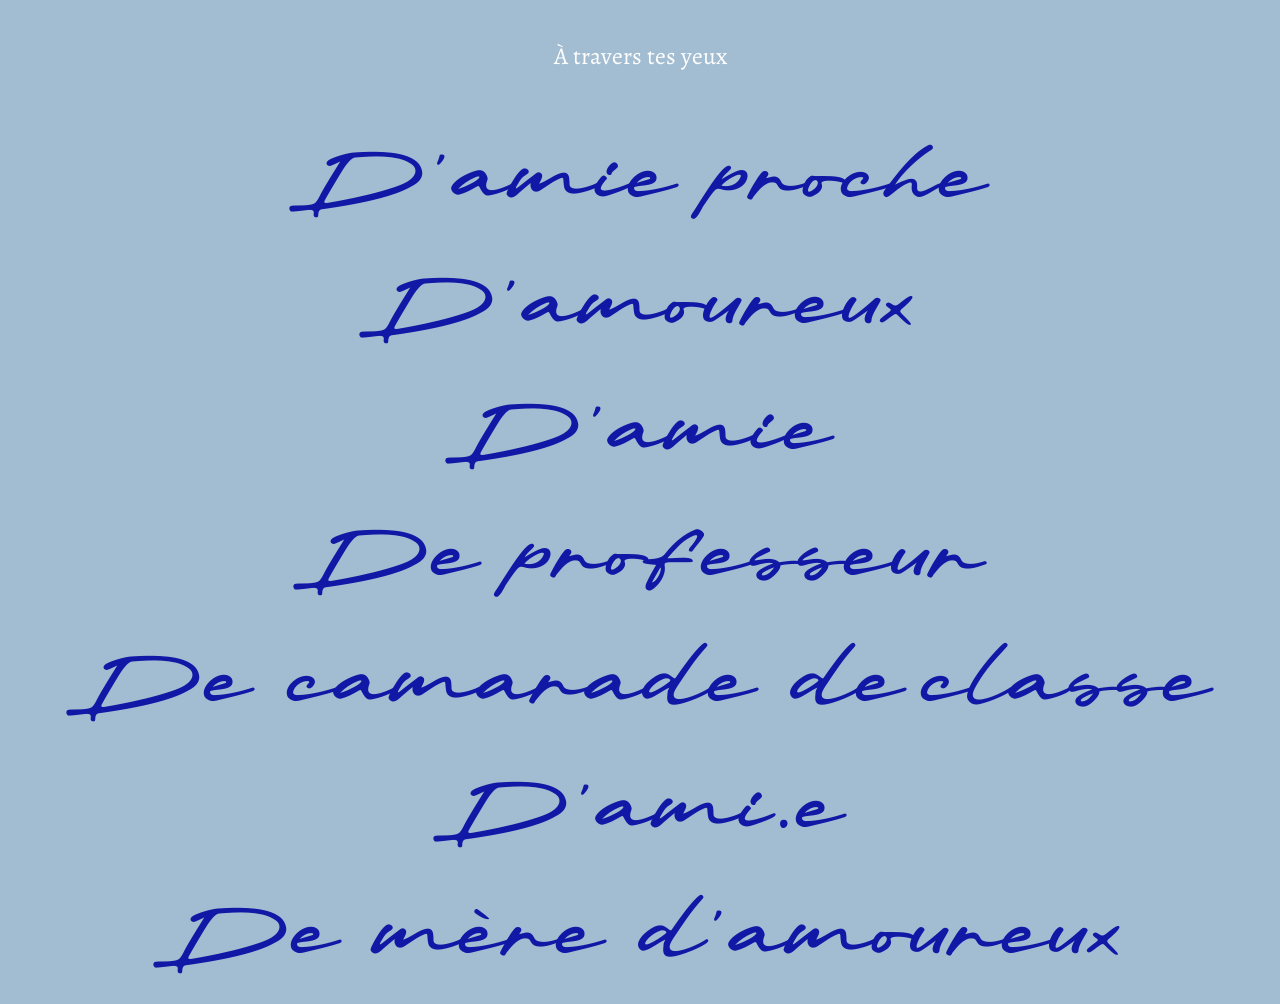
<file: a travers tes yeux/index.html>
<!DOCTYPE html>
<html lang="fr">
<head>
    <meta charset="UTF-8">
    <meta name="viewport" content="width=device-width, initial-scale=1.0">
    <title>Témoignages</title>
    <link rel="stylesheet" href="css/common.css">
    <link rel="stylesheet" href="css/index.css">
</head>

<body>

    <header>
        <button class="novisible"><a href="index.html">←</a></button>
        <h1 class="title"><a href="index.html">À travers tes yeux</a></h1>
        <button class="novisible"><a href="index.html">→</a></button>
    </header>

    <main>
        <ul class="word-list">
            <li data-name="amie"><a href="page1.html">D'amie proche</a></li>
            <li data-name="compagnon"><a href="page2.html">D'amoureux</a></li>
            <li data-name="ami"><a href="page3.html">D'amie</a></li>
            <li data-name="professeur"><a href="page4.html">De professeur</a></li>
            <li data-name="camarade"><a href="page5.html">De camarade de&#8239;classe</a></li>
            <li data-name="amie"><a href="page6.html">D'ami.e</a></li>
            <li data-name="proche"><a href="page7.html">De mère d'amoureux</a></li>


        </ul>
    </main>
</body>
</html>
</file>
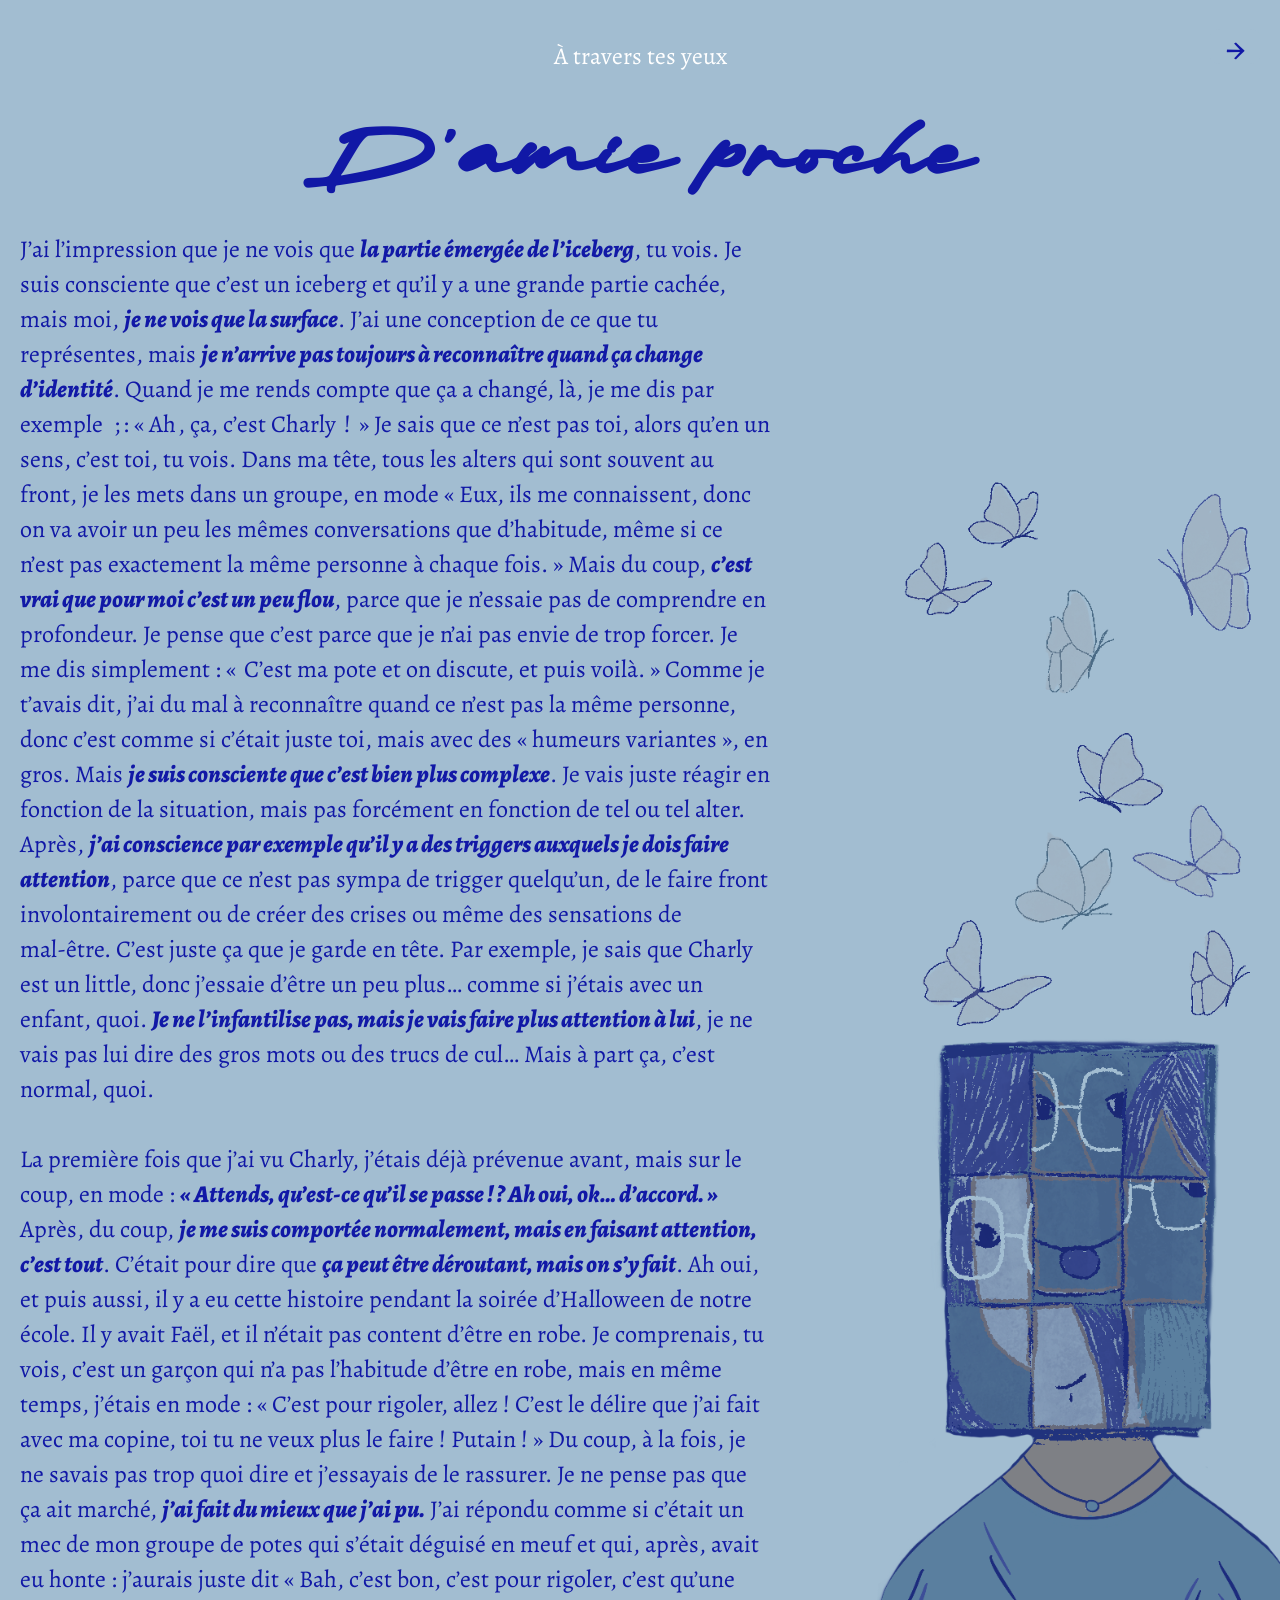
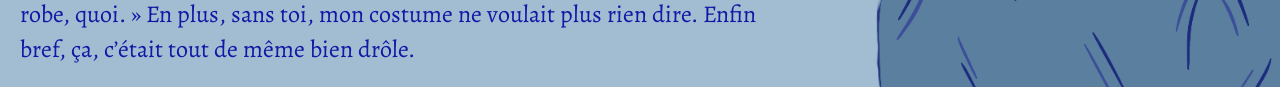
<file: a travers tes yeux/page1.html>
<!DOCTYPE html>
<html lang="fr">
<head>
    <meta charset="UTF-8">
    <meta name="viewport" content="width=device-width, initial-scale=1.0">
    <title>À travers tes yeux</title>
    <link rel="stylesheet" href="css/common.css">
    <link rel="stylesheet" href="css/page.css">
</head>

<body>

    <header>
        <button class="novisible"><a href="">←</a></button>
        <h1 class="title"><a href="index.html">À travers tes yeux</a></h1>
        <button class=""><a href="page2.html">→</a></button>
    </header>
    <h2 class="subtitle">D'amie proche </h2>
    <main>
        <div class="content-container">
        <div class="text-container">
             <p>J’ai l’impression que je ne vois que <span class="bold-italic">la partie émergée de l’iceberg</span>, tu vois. 
            Je suis consciente que c’est un iceberg et qu’il y a une grande partie cachée, mais moi, <span class="bold-italic">je ne vois que la surface</span>. 
            J’ai une conception de ce que tu représentes, mais <span class="bold-italic">je n’arrive pas toujours à reconnaître quand ça change d’identité</span>. 
            Quand je me rends compte que ça a changé, là, je me dis par exemple &#8239&#8239;;&#8239;: « Ah&#8239;, ça, c’est Charly &#8239;! &#8239;» Je sais que ce n’est pas toi, 
            alors qu’en un sens, c’est toi, tu vois.
            Dans ma tête, tous les alters qui sont souvent au front, je les mets dans un groupe, en mode « Eux, ils me connaissent, donc 
            on va avoir un peu les mêmes conversations que d’habitude, même si ce n’est pas exactement la même personne à chaque fois. » 
            Mais du coup, <span class="bold-italic">c’est vrai que pour moi c’est un peu flou</span>, parce que je n’essaie pas de comprendre en profondeur. 
            Je pense que c’est parce que je n’ai pas envie de trop forcer. Je me dis simplement : «&#8239; C’est ma pote et on discute, et puis voilà. » 
            Comme je t’avais dit, j’ai du mal à reconnaître quand ce n’est pas la même personne, 
            donc c’est comme si c’était juste toi, mais avec des « humeurs variantes », en gros. Mais <span class="bold-italic">je suis consciente que c’est bien plus complexe</span>.
            Je vais juste réagir en fonction de la situation, mais pas forcément en fonction de tel ou tel alter.
            Après, <span class="bold-italic">j’ai conscience par exemple qu’il y a des triggers auxquels je dois faire attention</span>, parce que ce n’est pas sympa de trigger 
            quelqu’un, de le faire front involontairement ou de créer des crises ou même des sensations de mal-être. 
            C’est juste ça que je garde en tête. Par exemple, je sais que Charly est un little, donc j’essaie d’être un peu plus… 
            comme si j’étais avec un enfant, quoi. <span class="bold-italic">Je ne l’infantilise pas, mais je vais faire plus attention à lui</span>, 
            je ne vais pas lui dire des gros mots ou des trucs de cul… Mais à part ça, c’est normal, quoi.</p>
            <p> La première fois que j’ai vu Charly, j’étais déjà prévenue avant, mais sur le coup, 
            en mode : <span class="bold-italic">« Attends, qu’est-ce qu’il se passe !&#8239;? Ah oui, ok… d’accord. »</span> Après, du coup, <span class="bold-italic">je me suis comportée normalement, 
            mais en faisant attention, c’est tout</span>. C’était pour dire que <span class="bold-italic">ça peut être déroutant, mais on s’y fait</span>.
            Ah oui, et puis aussi, il y a eu cette histoire pendant la soirée d’Halloween de notre école. 
            Il y avait Faël, et il n’était pas content d’être en robe. Je comprenais, tu vois, c’est un garçon qui n’a pas l’habitude 
            d’être en robe, mais en même temps, j’étais en mode : « C’est pour rigoler, allez ! C’est le délire que j’ai fait avec ma copine, 
            toi tu ne veux plus le faire ! Putain ! » Du coup, à la fois, je ne savais pas trop quoi dire et j’essayais de le rassurer. 
            Je ne pense pas que ça ait marché, <span class="bold-italic">j’ai fait du mieux que j’ai pu.</span> 
            J’ai répondu comme si c’était un mec de mon groupe de potes qui s’était déguisé en meuf et qui, après, avait eu honte : 
            j’aurais juste dit « Bah, c’est bon, c’est pour rigoler, c’est qu’une robe, quoi. » 
            En plus, sans toi, mon costume ne voulait plus rien dire. Enfin bref, ça, c’était tout de même bien drôle.
            </p>
        </div>
        <div class="image-container vbottom hright">
            <img src="src/img/image1.png" alt="imageamie">
        </div>
        </div>
    </main>

</body>
</html>
</file>
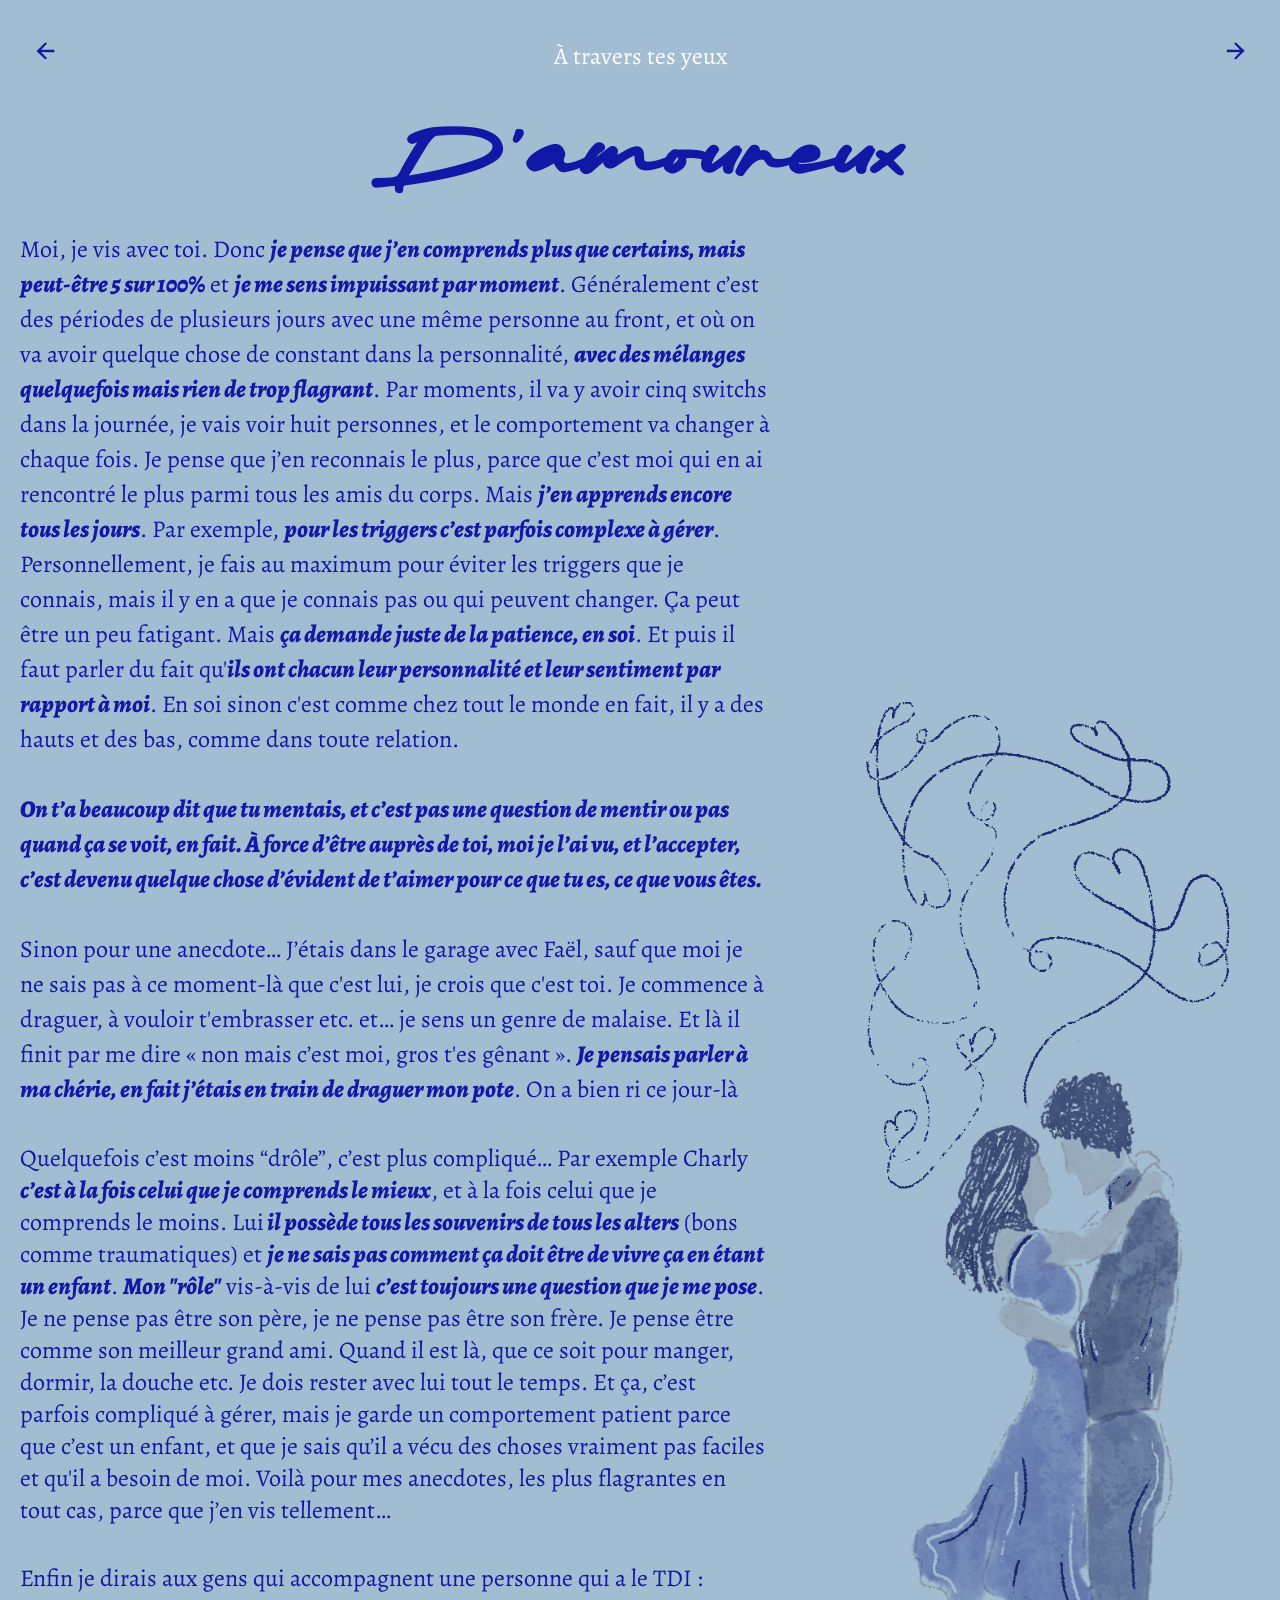
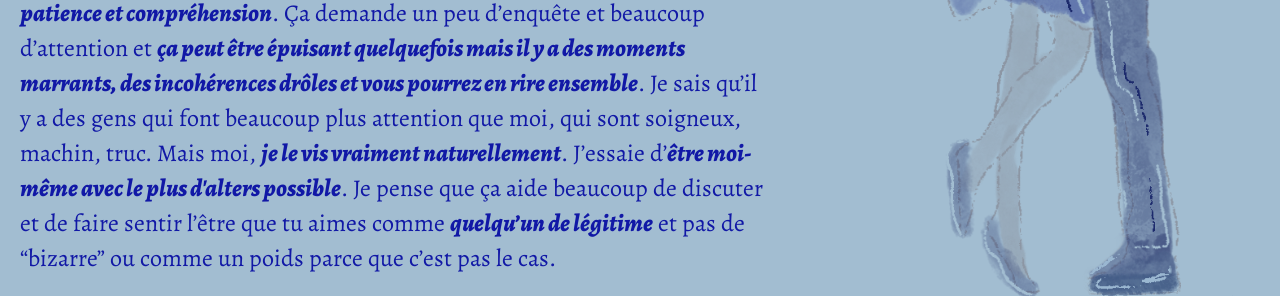
<file: a travers tes yeux/page2.html>
<!DOCTYPE html>
<html lang="fr">
<head>
    <meta charset="UTF-8">
    <meta name="viewport" content="width=device-width, initial-scale=1.0">
    <title>À travers tes yeux</title>
    <link rel="stylesheet" href="css/common.css">
    <link rel="stylesheet" href="css/page.css">
</head>

<body>

    <header>
        <button class=""><a href="page1.html">←</a></button>
        <h1 class="title"><a href="index.html">À travers tes yeux</a></h1>
        <button class=""><a href="page3.html">→</a></button>
    </header>
    <h2 class="subtitle">D'amoureux</h2>
    <main>
        <div class="content-container">
        <div class="text-container">
            <p> Moi, je vis avec toi. Donc <span class="bold-italic">je pense que j’en comprends plus que certains, mais peut-être 5 sur 100%</span> et <span class="bold-italic">je me sens impuissant par moment</span>. 
                Généralement c’est des périodes de plusieurs jours avec une même personne au front, et où on va avoir quelque chose de constant dans la personnalité, 
                <span class="bold-italic">avec des mélanges quelquefois mais rien de trop flagrant</span>. 
                Par moments, il va y avoir cinq switchs dans la journée, je vais voir huit personnes, et le comportement va changer à chaque fois.  
                Je pense que j’en reconnais le plus, parce que c’est moi qui en ai rencontré le plus parmi tous les amis du corps. 
                Mais <span class="bold-italic">j’en apprends encore tous les jours</span>. Par exemple, <span class="bold-italic">pour les triggers c’est parfois complexe à gérer</span>. Personnellement, 
                je fais au maximum pour éviter les triggers que je connais, mais il y en a que je connais pas ou qui peuvent changer. 
                Ça peut être un peu fatigant. Mais <span class="bold-italic">ça demande juste de la patience, en soi</span>. Et puis il faut parler du fait qu'<span class="bold-italic">ils ont chacun leur personnalité et leur 
                sentiment par rapport à moi</span>. En soi sinon c'est comme chez tout le monde en fait, il y a des hauts et des bas, comme dans toute relation.</p>
                
                <p><span class="bold-italic">On t’a beaucoup dit que tu mentais, et c’est pas une question de mentir ou pas quand ça se voit, en fait. 
                À force d’être auprès de toi, moi je l’ai vu, et l’accepter, c’est devenu quelque chose d’évident de t’aimer pour ce que tu es, 
                ce que vous êtes.</span></p>
                
                <p>Sinon pour une anecdote… J’étais dans le garage avec Faël, sauf que moi je ne sais pas à ce moment-là que c'est lui, je crois que c'est toi. Je commence à draguer, à vouloir t'embrasser etc. et… je sens un genre de malaise.
                Et là il finit par me dire « non mais c’est moi, gros t'es gênant ». <span class="bold-italic">Je pensais parler à ma chérie, en fait j’étais en train de draguer mon pote</span>. On a bien ri ce jour-là<div class=""></div>
                Quelquefois c’est moins “drôle”, c’est plus compliqué… Par exemple Charly <span class="bold-italic">c’est à la fois celui que je comprends le mieux</span>, 
                et à la fois celui que je comprends le moins. Lui<span class="bold-italic"> il possède tous les souvenirs de tous les alters</span> (bons comme traumatiques) et <span class="bold-italic">je ne sais pas comment ça doit être de vivre ça en étant un enfant</span>. 
                <span class="bold-italic">Mon "rôle"</span> vis-à-vis de lui  <span class="bold-italic">c’est toujours une question que je me pose</span>. Je ne pense pas être son père, je ne pense pas être son frère. 
                Je pense être comme son meilleur grand ami. Quand il est là, que ce soit pour manger, dormir, la douche etc. 
                Je dois rester avec lui tout le temps. Et ça, c’est parfois compliqué à gérer, mais je garde un comportement patient parce que c’est un enfant, et que je sais qu’il a vécu des choses vraiment pas faciles et qu'il a besoin de moi. 
                Voilà pour mes anecdotes, les plus flagrantes en tout cas, parce que j’en vis tellement…</p>
                
                <p>Enfin je dirais aux gens qui accompagnent une personne qui a le TDI : <span class="bold-italic">patience et compréhension</span>. Ça demande un peu d’enquête et beaucoup 
                d’attention et <span class="bold-italic">ça peut être épuisant quelquefois mais il y a des moments marrants, des incohérences drôles et vous pourrez en rire ensemble</span>. 
                Je sais qu’il y a des gens qui font beaucoup plus attention que moi, 
                qui sont soigneux, machin, truc. Mais moi, <span class="bold-italic">je le vis vraiment naturellement</span>. 
                J’essaie d’<span class="bold-italic">être moi-même avec le plus d'alters possible</span>. Je pense que ça aide beaucoup de discuter et de faire sentir 
                l’être que tu aimes comme <span class="bold-italic">quelqu’un de légitime</span> et pas de “bizarre” ou comme un poids parce que c’est pas le cas.
                </p>
                
</div>
<div class="image-container vbottom ">
    <img src="src/img/image2.png" alt="imagegaston">
</div>
</div>
    </main>

</body>
</html>
</file>
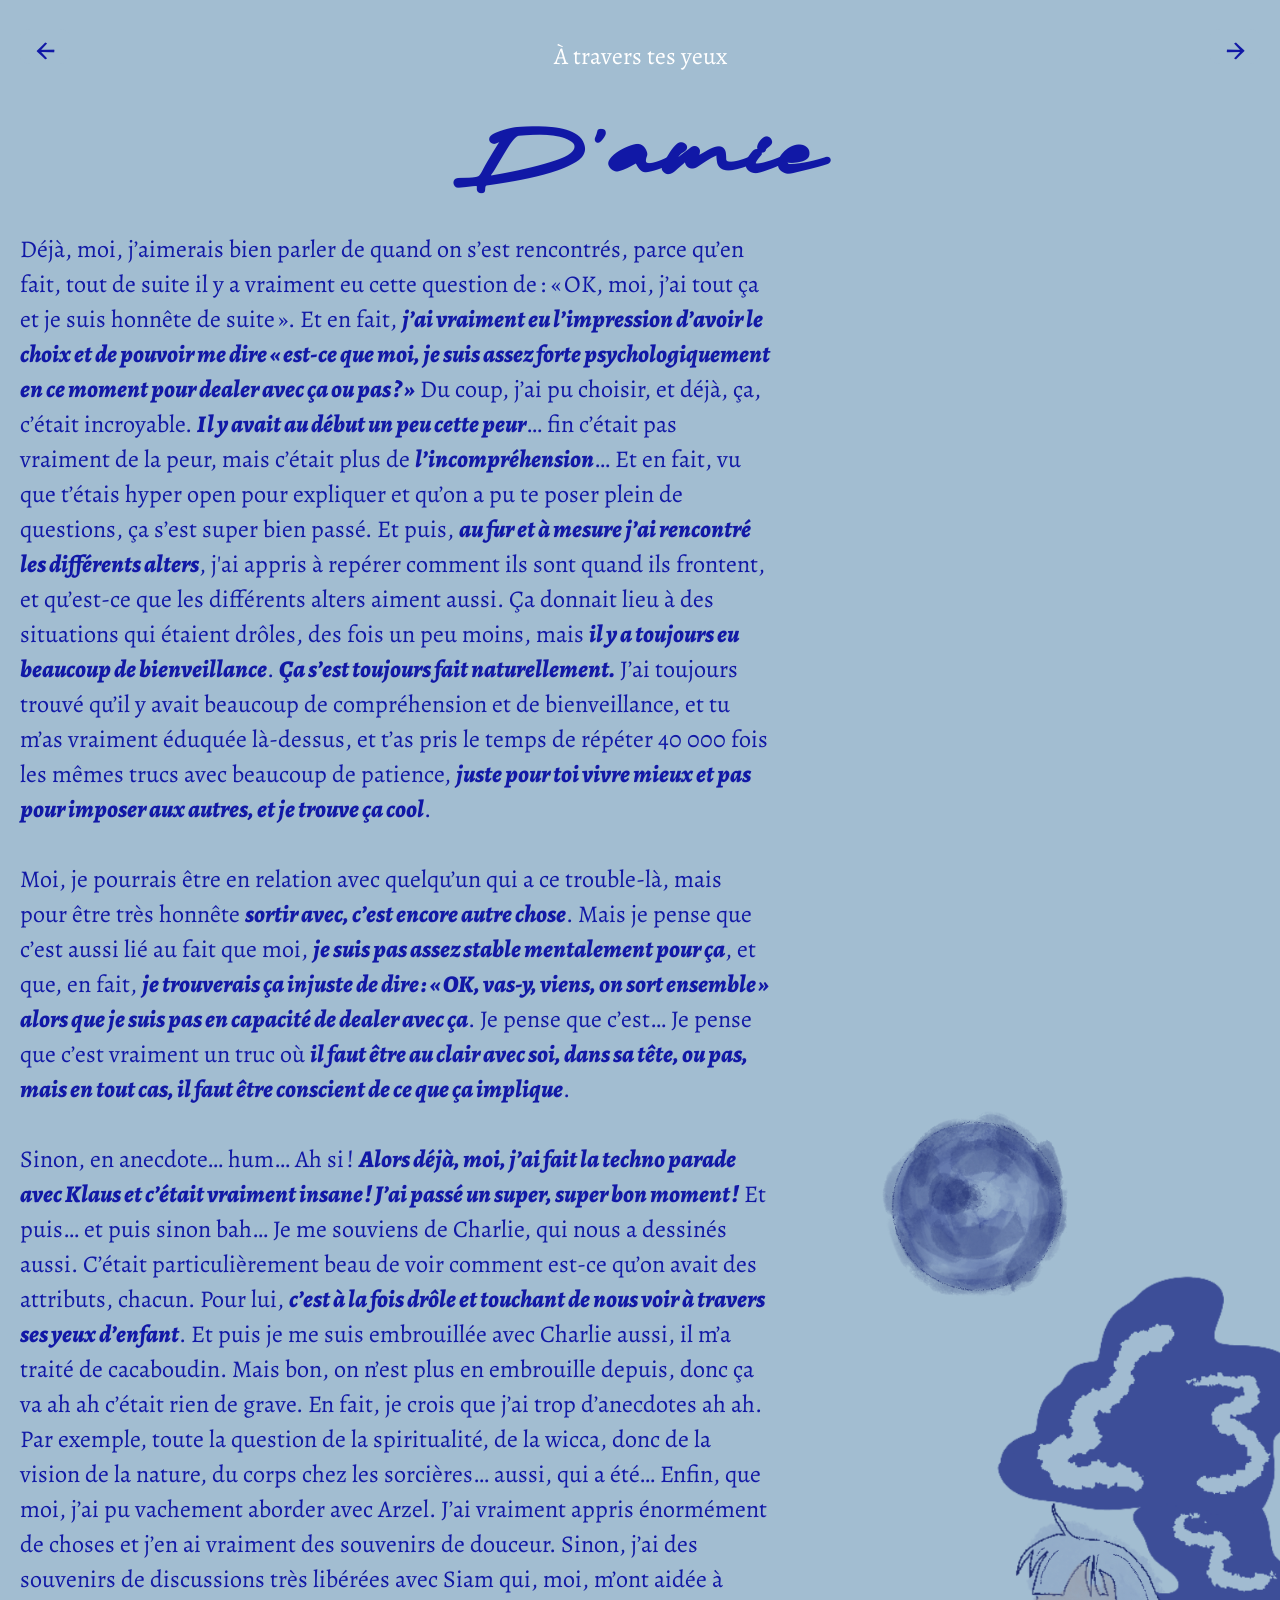
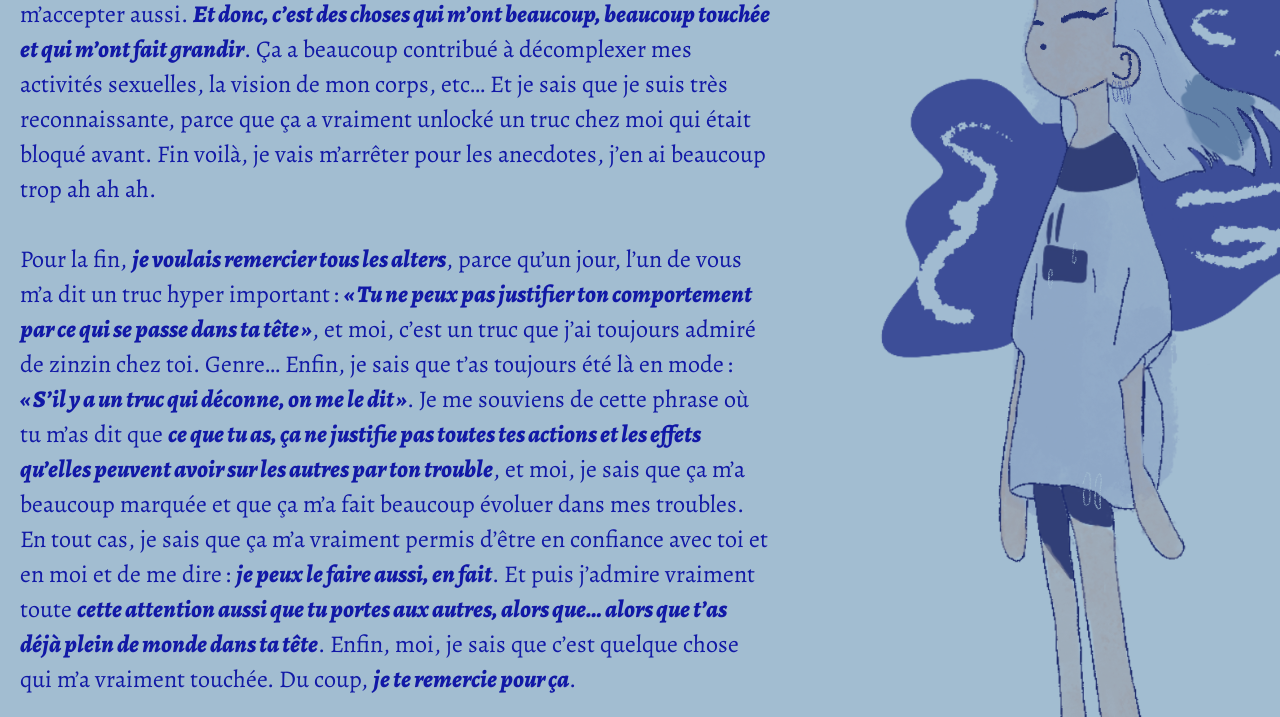
<file: a travers tes yeux/page3.html>
<!DOCTYPE html>
<html lang="fr">
<head>
    <meta charset="UTF-8">
    <meta name="viewport" content="width=device-width, initial-scale=1.0">
    <title>À travers tes yeux</title>
    <link rel="stylesheet" href="css/common.css">
    <link rel="stylesheet" href="css/page.css">
</head>

<body>

    <header>
        <button class=""><a href="page2.html">←</a></button>
        <h1 class="title"><a href="index.html">À travers tes yeux</a></h1>
        <button class=""><a href="page4.html">→</a></button>
    </header>
    <h2 class="subtitle">D’amie</h2>
    <main>
        <div class="content-container">
        <div class="text-container">
           
                
                <p> Déjà, moi, j’aimerais bien parler de quand on s’est rencontrés, parce qu’en fait, tout de suite il y a vraiment eu cette question 
                    de&#8239;: «&#8239;OK, moi, j’ai tout ça et je suis honnête de suite&#8239;».
                    Et en fait, <span class="bold-italic">j’ai vraiment eu l’impression d’avoir le choix et de pouvoir me dire «&#8239;est-ce que moi, je suis assez forte 
                    psychologiquement en ce moment pour dealer avec ça ou pas&#8239;?&#8239;»</span> Du coup, j’ai pu choisir, et déjà, ça, c’était incroyable. 
                    <span class="bold-italic">Il y avait au début un peu cette peur</span>… fin c’était pas vraiment de la peur, mais c’était plus de <span class="bold-italic">l’incompréhension</span>… Et en fait, 
                    vu que t’étais hyper open pour expliquer et qu’on a pu te poser plein de questions, ça s’est super bien passé.
                    Et puis, <span class="bold-italic">au fur et à mesure j’ai rencontré les différents alters</span>, j'ai appris à repérer 
                    comment ils sont quand ils frontent, et qu’est-ce que les différents alters aiment aussi. Ça donnait lieu à des situations qui étaient drôles, 
                    des fois un peu moins, mais <span class="bold-italic">il y a toujours eu beaucoup de bienveillance</span>. <span class="bold-italic">Ça s’est toujours fait naturellement.</span>
                    J’ai toujours trouvé qu’il y avait beaucoup de compréhension et de bienveillance, et tu m’as vraiment éduquée là-dessus, 
                    et t’as pris le temps de répéter 40 000 fois les mêmes trucs avec beaucoup de patience, <span class="bold-italic">juste pour toi vivre mieux 
                    et pas pour imposer aux autres, et je trouve ça cool</span>.</p>
                    
                    <p>Moi, je pourrais être en relation avec quelqu’un qui a ce trouble-là, mais pour être très honnête <span class="bold-italic">sortir avec, 
                    c’est encore autre chose</span>. Mais je pense que c’est aussi lié au fait que moi, <span class="bold-italic">je suis pas assez stable mentalement pour ça</span>, et que, 
                    en fait, <span class="bold-italic">je trouverais ça injuste de dire&#8239;: «&#8239;OK, vas-y, viens, on sort ensemble&#8239;» alors que je suis pas en capacité de dealer 
                    avec ça</span>. Je pense que c’est… Je pense que c’est vraiment un truc où <span class="bold-italic">il faut être au clair avec soi, dans sa tête, ou pas, 
                    mais en tout cas, il faut être conscient de ce que ça implique</span>.</p>
                    
                    <p> Sinon, en anecdote… hum… Ah si&#8239;! <span class="bold-italic">Alors déjà, moi, j’ai fait la techno parade avec Klaus et c’était vraiment insane&#8239;! 
                    J’ai passé un super, super bon moment&#8239;!</span>
                    Et puis… et puis sinon bah… Je me souviens de Charlie, qui nous a dessinés aussi. C’était particulièrement beau de voir comment est-ce qu’on avait des attributs, chacun. Pour lui, <span class="bold-italic">c’est à la fois drôle et touchant 
                    de nous voir à travers ses yeux d’enfant</span>.
                    Et puis je me suis embrouillée avec Charlie aussi, il m’a traité de cacaboudin. 
                    Mais bon, on n’est plus en embrouille depuis, donc ça va ah ah c’était rien de grave.
                    En fait, je crois que j’ai trop d’anecdotes ah ah. Par exemple, toute la question de la spiritualité, 
                    de la wicca, donc de la vision de la nature, du corps chez les sorcières… aussi, qui a été… 
                    Enfin, que moi, j’ai pu vachement aborder avec Arzel. J’ai vraiment appris énormément de choses et j’en ai vraiment des souvenirs 
                    de douceur.
                    Sinon, j’ai des souvenirs de discussions très libérées avec Siam qui, moi, m’ont aidée à m’accepter aussi. 
                    <span class="bold-italic">Et donc, c’est des choses qui m’ont beaucoup, beaucoup touchée et qui m’ont fait grandir</span>.
                    Ça a beaucoup contribué à décomplexer mes activités sexuelles, la vision de mon corps, etc… 
                    Et je sais que je suis très reconnaissante, parce que ça a vraiment unlocké un truc chez moi qui était bloqué avant.
                    Fin voilà, je vais m’arrêter pour les anecdotes, j’en ai beaucoup trop ah ah ah.</p>
                    
                    <p>Pour la fin, <span class="bold-italic">je voulais remercier tous les alters</span>, parce qu’un jour, l’un de vous m’a dit un truc hyper important&#8239;: 
                    <span class="bold-italic">«&#8239;Tu ne peux pas justifier ton comportement par ce qui se passe dans ta tête&#8239;»</span>, et moi, 
                    c’est un truc que j’ai toujours admiré de zinzin chez toi. Genre… Enfin, je sais que t’as toujours été là en mode&#8239;: 
                    <span class="bold-italic">«&#8239;S’il y a un truc qui déconne, on me le dit&#8239;»</span>.
                    Je me souviens de cette phrase où tu m’as dit que <span class="bold-italic">ce que tu as, ça ne justifie pas toutes tes actions et les effets qu’elles 
                    peuvent avoir sur les autres par ton trouble</span>, et moi, je sais que ça m’a beaucoup marquée et que ça m’a fait beaucoup évoluer 
                    dans mes troubles. 
                    En tout cas, je sais que ça m’a vraiment permis d’être en confiance avec toi et en moi et de me dire&#8239;: <span class="bold-italic">je peux le faire aussi, en fait</span>.
                    Et puis j’admire vraiment toute <span class="bold-italic">cette attention aussi que tu portes aux autres, alors que… 
                    alors que t’as déjà plein de monde dans ta tête</span>.
                    Enfin, moi, je sais que c’est quelque chose qui m’a vraiment touchée.
                    Du coup, <span class="bold-italic">je te remercie pour ça</span>.</p>
                    
                
       
</div>
<div class="image-container vbottom hright">
    <img src="src/img/image3.png" alt="imageamie">
</div>
</div>
    </main>

</body>
</html>
</file>
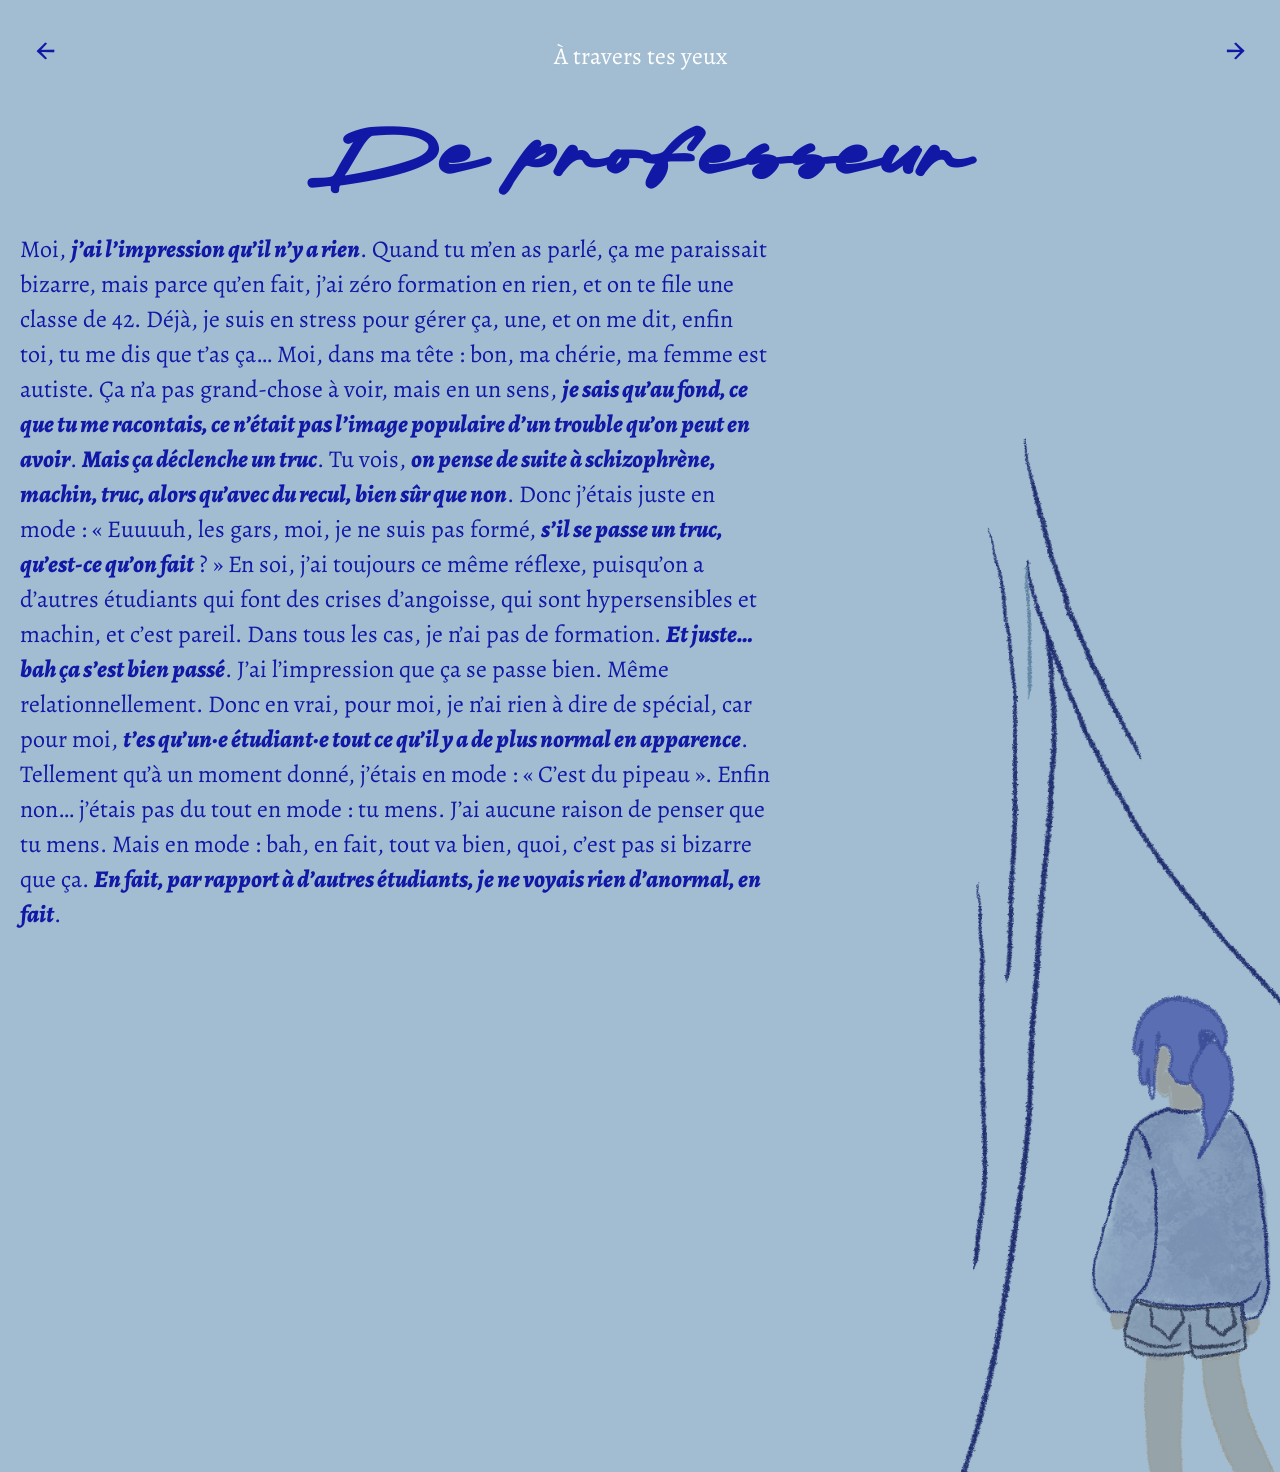
<file: a travers tes yeux/page4.html>
<!DOCTYPE html>
<html lang="fr">
<head>
    <meta charset="UTF-8">
    <meta name="viewport" content="width=device-width, initial-scale=1.0">
    <title>À travers tes yeux</title>
    <link rel="stylesheet" href="css/common.css">
    <link rel="stylesheet" href="css/page.css">
</head>

<body>

    <header>
        <button class=""><a href="page3.html">←</a></button>
        <h1 class="title"><a href="index.html">À travers tes yeux</a></h1>
        <button class=""><a href="page5.html">→</a></button>
    </header>
    <h2 class="subtitle">De professeur</h2>
    <main>
        <div class="content-container">
            <div class="text-container">
                <p> Moi, <span class="bold-italic">j’ai l’impression qu’il n’y a rien</span>. Quand tu m’en as parlé, ça me paraissait bizarre, mais parce qu’en fait, 
                    j’ai zéro formation en rien, et on te file une classe de 42. Déjà, je suis en stress pour gérer ça, une, et on me dit, 
                    enfin toi, tu me dis que t’as ça… Moi, dans ma tête : bon, ma chérie, ma femme est autiste. Ça n’a pas grand-chose à voir, 
                    mais en un sens, <span class="bold-italic">je sais qu’au fond, ce que tu me racontais, ce n’était pas l’image populaire d’un trouble qu’on 
                    peut en avoir</span>.
                    <span class="bold-italic">Mais ça déclenche un truc</span>. Tu vois, <span class="bold-italic">on pense de suite à schizophrène, machin, truc, alors qu’avec du recul, bien sûr que non</span>. 
                    Donc j’étais juste en mode : « Euuuuh, les gars, moi, je ne suis pas formé, <span class="bold-italic">s’il se passe un truc, qu’est-ce qu’on fait</span> ? »
                    En soi, j’ai toujours ce même réflexe, puisqu’on a d’autres étudiants qui font des crises d’angoisse, qui sont hypersensibles 
                    et machin, et c’est pareil. Dans tous les cas, je n’ai pas de formation. <span class="bold-italic">Et juste… bah ça s’est bien passé</span>. 
                    J’ai l’impression que ça se passe bien. Même relationnellement.
                    Donc en vrai, pour moi, je n’ai rien à dire de spécial, car pour moi, <span class="bold-italic">t’es qu’un·e étudiant·e tout ce qu’il y a de plus normal 
                    en apparence</span>. Tellement qu’à un moment donné, j’étais en mode : « C’est du pipeau ». Enfin non… j’étais pas du tout en mode :
                    tu mens. J’ai aucune raison de penser que tu mens. Mais en mode : bah, en fait, tout va bien, 
                    quoi, c’est pas si bizarre que ça.
                    <span class="bold-italic">En fait, par rapport à d’autres étudiants, je ne voyais rien d’anormal, en fait</span>.
                    </p>
                    
            </div>
            <div class="image-container vbottom hright">
                <img class="" src="src/img/image4.png" alt="imageamie">
            </div>
        </div>
    </main>

</body>
</html>
</file>
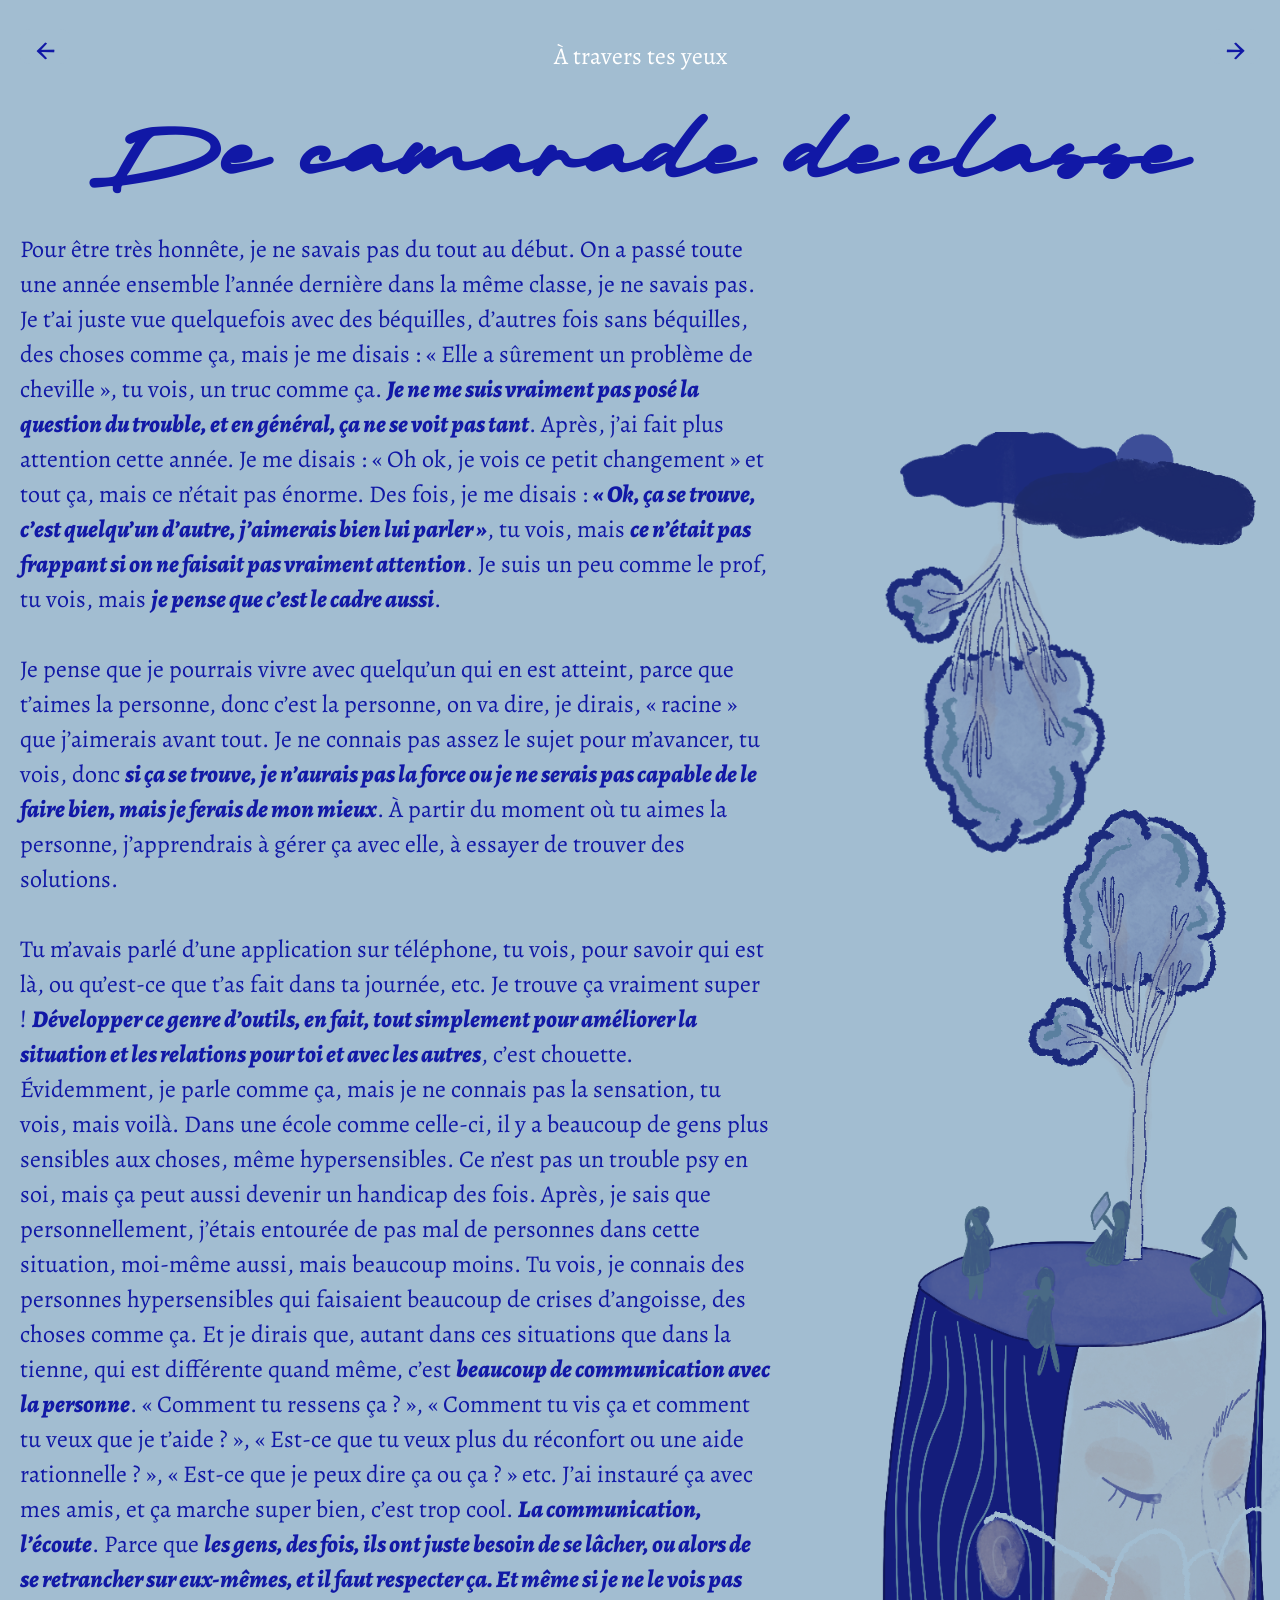
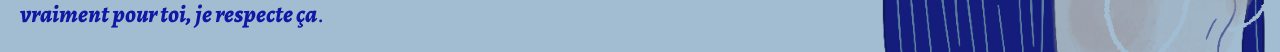
<file: a travers tes yeux/page5.html>
<!DOCTYPE html>
<html lang="fr">
<head>
    <meta charset="UTF-8">
    <meta name="viewport" content="width=device-width, initial-scale=1.0">
    <title>À travers tes yeux</title>
    <link rel="stylesheet" href="css/common.css">
    <link rel="stylesheet" href="css/page.css">
</head>

<body>

    <header>
        <button class=""><a href="page4.html">←</a></button>
        <h1 class="title"><a href="index.html">À travers tes yeux</a></h1>
        <button class=""><a href="page6.html">→</a></button>
    </header>

    <h2 class="subtitle">De camarade de&#8239;classe</h2>
    <main>
        <div class="content-container">
            <div class="text-container">
                <p> Pour être très honnête, je ne savais pas du tout au début. On a passé toute une année ensemble 
                    l’année dernière dans la même classe, je ne savais pas. Je t’ai juste vue quelquefois avec des béquilles, 
                    d’autres fois sans béquilles, des choses comme ça, mais je me disais : « Elle a sûrement un problème de cheville », 
                    tu vois, un truc comme ça. <span class="bold-italic">Je ne me suis vraiment pas posé la question du trouble, et en général, ça ne se voit pas tant</span>. 
                    Après, j’ai fait plus attention cette année. Je me disais : « Oh ok, je vois ce petit changement » 
                    et tout ça, mais ce n’était pas énorme. Des fois, je me disais : <span class="bold-italic">« Ok, ça se trouve, c’est quelqu’un d’autre, 
                    j’aimerais bien lui parler »</span>, tu vois, mais <span class="bold-italic">ce n’était pas frappant si on ne faisait pas vraiment attention</span>. 
                    Je suis un peu comme le prof, tu vois, mais <span class="bold-italic">je pense que c’est le cadre aussi</span>.</p>
                    
                    <p>Je pense que je pourrais vivre avec quelqu’un qui en est atteint, parce que t’aimes la personne, donc 
                    c’est la personne, on va dire, je dirais, « racine » que j’aimerais avant tout. Je ne connais pas assez le sujet pour m’avancer, 
                    tu vois, donc <span class="bold-italic">si ça se trouve, je n’aurais pas la force ou je ne serais pas capable de le faire bien, mais je ferais de mon mieux</span>. 
                    À partir du moment où tu aimes la personne, j’apprendrais à gérer ça avec elle, à essayer de trouver des solutions.</p>
                    
                    <p>Tu m’avais parlé d’une application sur téléphone, tu vois, pour savoir qui est là, ou qu’est-ce que t’as fait dans ta journée, 
                    etc. Je trouve ça vraiment super ! <span class="bold-italic">Développer ce genre d’outils, en fait, tout simplement 
                    pour améliorer la situation et les relations pour toi et avec les autres</span>, c’est chouette. 
                    Évidemment, je parle comme ça, mais je ne connais pas la sensation, tu vois, mais voilà.
                    Dans une école comme celle-ci, il y a beaucoup de gens plus sensibles aux choses, même hypersensibles. 
                    Ce n’est pas un trouble psy en soi, mais ça peut aussi devenir un handicap des fois. Après, je sais que personnellement, 
                    j’étais entourée de pas mal de personnes dans cette situation, moi-même aussi, mais beaucoup moins. Tu vois, 
                    je connais des personnes hypersensibles qui faisaient beaucoup de crises d’angoisse, des choses comme ça. Et je dirais que,
                    autant dans ces situations que dans la tienne, qui est différente quand même, c’est <span class="bold-italic">beaucoup de communication avec la personne</span>.
                    « Comment tu ressens ça ? », « Comment tu vis ça et comment tu veux que je t’aide ? », 
                    « Est-ce que tu veux plus du réconfort ou une aide rationnelle ? », « Est-ce que je peux dire ça ou ça ? » etc.
                    J’ai instauré ça avec mes amis, et ça marche super bien, c’est trop cool. <span class="bold-italic">La communication, 
                    l’écoute</span>. Parce que <span class="bold-italic">les gens, des fois, ils ont juste besoin de se lâcher, ou alors de se retrancher sur eux-mêmes, 
                    et il faut respecter ça. Et même si je ne le vois pas vraiment pour toi, je respecte ça</span>.
                    </p>
                    
            </div>
            <div class="image-container vbottom hright">
                <img class="top right" src="src/img/image5.png" alt="imagecamarade">
            </div>
        </div>
    </main>
</body>
</html>
</file>
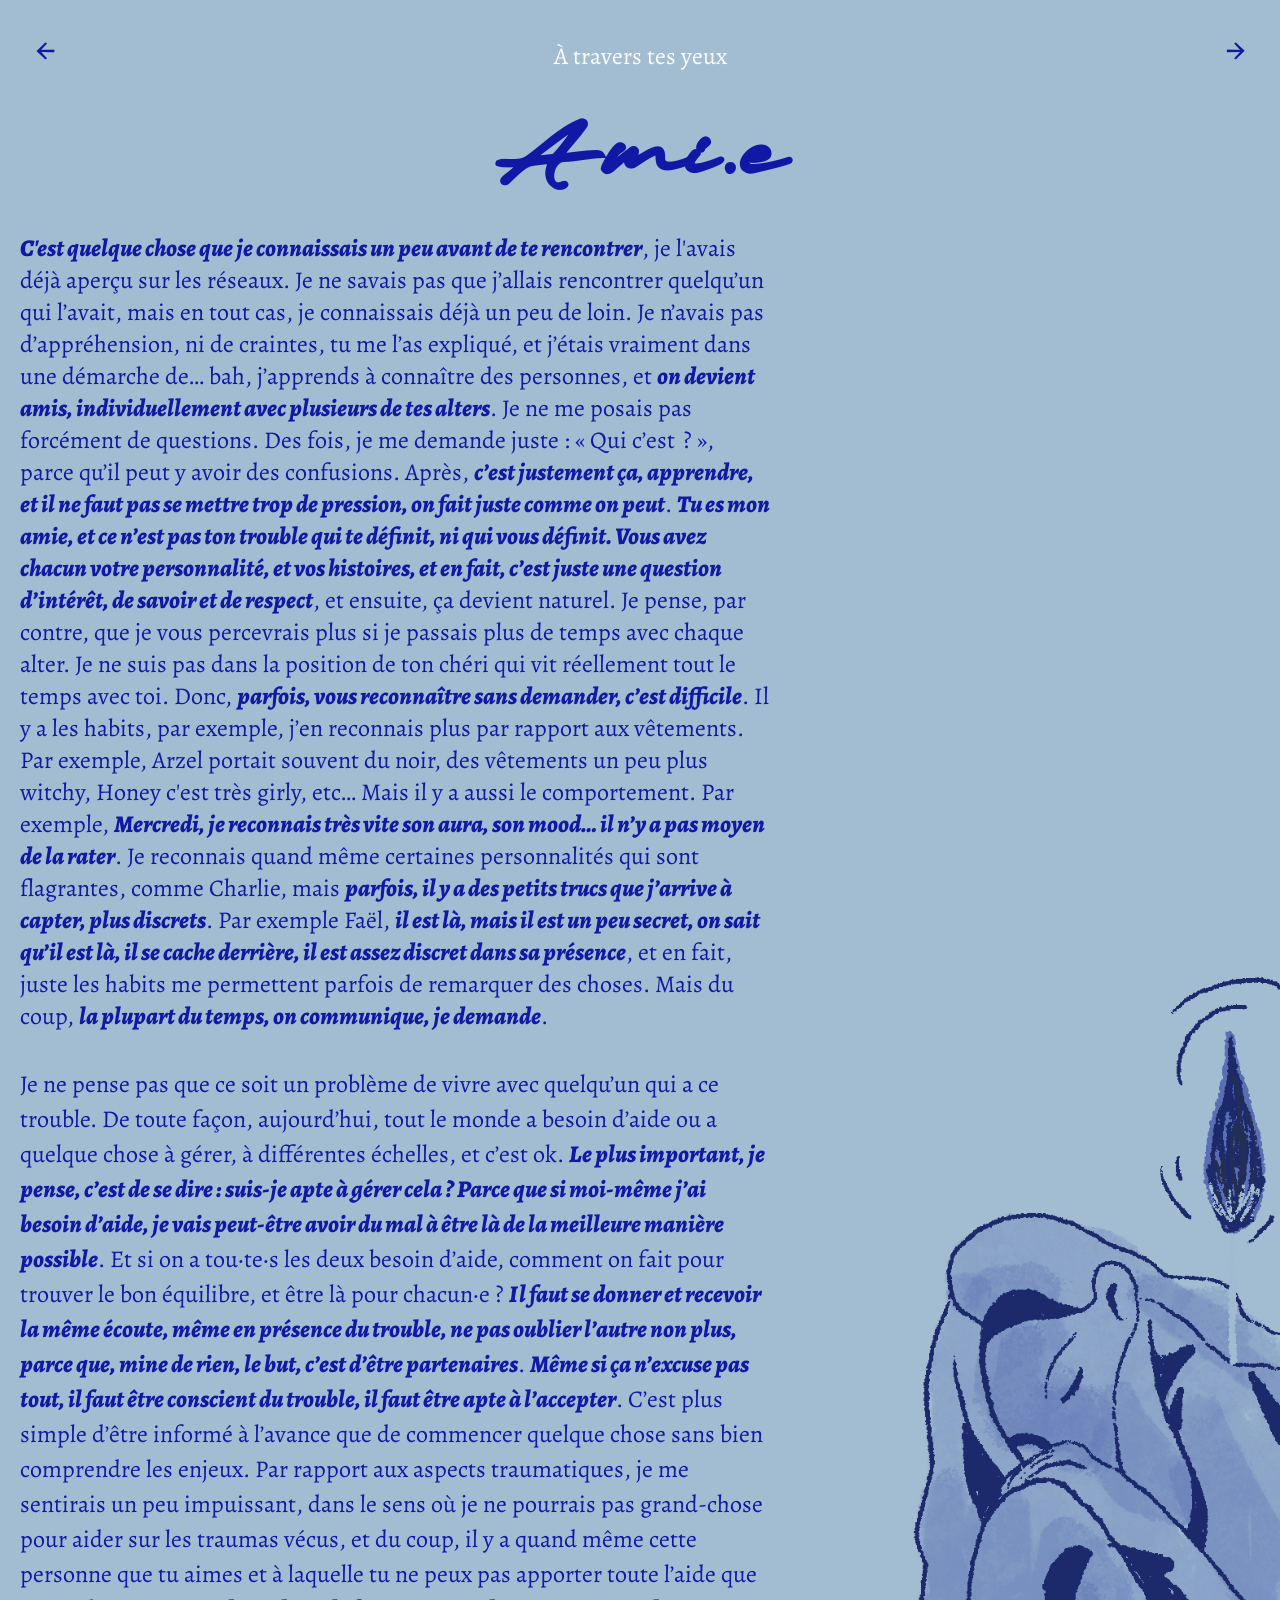
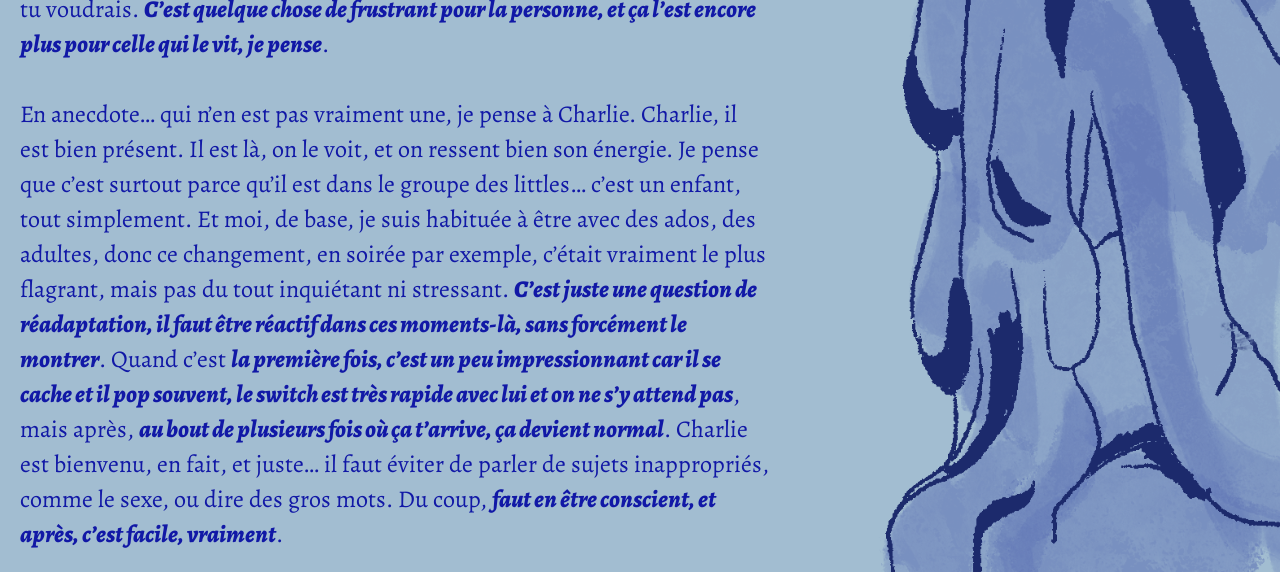
<file: a travers tes yeux/page6.html>
<!DOCTYPE html>
<html lang="fr">
<head>
    <meta charset="UTF-8">
    <meta name="viewport" content="width=device-width, initial-scale=1.0">
    <title>À travers tes yeux</title>
    <link rel="stylesheet" href="css/common.css">
    <link rel="stylesheet" href="css/page.css">
</head>

<body>

    <header>
        <button class=""><a href="page5.html">←</a></button>
        <h1 class="title"><a href="index.html">À travers tes yeux</a></h1>
        <button class=""><a href="page7.html">→</a></button>
    </header>
    <h2 class="subtitle">Ami.e</h2>
    <main>
        <div class="content-container">
        <div class="text-container">
            <Je> <span class="bold-italic">C'est quelque chose que je connaissais un peu avant de te rencontrer</span>, je l'avais déjà aperçu sur les réseaux. 
                Je ne savais pas que j’allais rencontrer quelqu’un qui l’avait, mais en tout cas, je connaissais déjà un peu de loin. 
                Je n’avais pas d’appréhension, ni de craintes, tu me l’as expliqué, et j’étais vraiment dans une démarche de… 
                bah, j’apprends à connaître des personnes, et <span class="bold-italic">on devient amis, individuellement avec plusieurs de tes alters</span>.  
                Je ne me posais pas forcément de questions. Des fois, je me demande juste : « Qui c’est &#8239;? », parce qu’il peut y avoir des confusions. 
                Après, <span class="bold-italic">c’est justement ça, apprendre, et il ne faut pas se mettre trop de pression, on fait juste comme on peut</span>. 
                <span class="bold-italic">Tu es mon amie, et ce n’est pas ton trouble qui te définit, ni qui vous définit. Vous avez chacun votre personnalité, 
                et vos histoires, et en fait, c’est juste une question d’intérêt, de savoir et de respect</span>, et ensuite, ça devient naturel. Je pense, par contre, que je vous percevrais plus si je passais plus de temps avec chaque alter. 
                Je ne suis pas dans la position de ton chéri qui vit réellement tout le temps avec toi. Donc, <span class="bold-italic">parfois, vous reconnaître sans demander, 
                c’est difficile</span>. Il y a les habits, par exemple, j’en reconnais plus par rapport aux vêtements. Par exemple, Arzel portait souvent du noir, 
                des vêtements un peu plus witchy, Honey c'est très girly, etc… Mais il y a aussi le comportement. Par exemple, <span class="bold-italic">Mercredi, je reconnais très vite son aura, 
                son mood… il n’y a pas moyen de la rater</span>.  
                Je reconnais quand même certaines personnalités qui sont flagrantes, comme Charlie, 
                mais <span class="bold-italic">parfois, il y a des petits trucs que j’arrive à capter, plus discrets</span>. Par exemple Faël, 
                <span class="bold-italic">il est là, mais il est un peu secret, on sait qu’il est là, il se cache derrière, il est assez discret dans sa présence</span>, et en fait, 
                juste les habits me permettent parfois de remarquer des choses. Mais du coup, <span class="bold-italic">la plupart du temps, on communique, je demande</span>.</p>
                                
                <p>Je ne pense pas que ce soit un problème de vivre avec quelqu’un qui a ce trouble. De toute façon, aujourd’hui, 
                tout le monde a besoin d’aide ou a quelque chose à gérer, à différentes échelles, et c’est ok. <span class="bold-italic">Le plus important, 
                je pense, c’est de se dire : suis-je apte à gérer cela ? Parce que si moi-même j’ai besoin d’aide, 
                je vais peut-être avoir du mal à être là de la meilleure manière possible</span>. Et si on a tou·te·s les deux besoin d’aide, 
                comment on fait pour trouver le bon équilibre, et être là pour chacun·e ? 
                <span class="bold-italic">Il faut se donner et recevoir la même écoute, même en présence du trouble, ne pas oublier l’autre non plus, parce que, mine de rien, 
                le but, c’est d’être partenaires</span>. <span class="bold-italic">Même si ça n’excuse pas tout, il faut être conscient du trouble, il faut être apte à l’accepter</span>.  
                C’est plus simple d’être informé à l’avance que de commencer quelque chose sans bien comprendre les enjeux. 
                Par rapport aux aspects traumatiques, je me sentirais un peu impuissant, dans le sens où je ne pourrais pas grand-chose pour aider 
                sur les traumas vécus, et du coup, il y a quand même cette personne que tu aimes et à laquelle tu ne peux pas apporter toute l’aide que tu voudrais.  
                <span class="bold-italic">C’est quelque chose de frustrant pour la personne, et ça l’est encore plus pour celle qui le vit, je pense</span>.</p>
                                
                <p> En anecdote… qui n’en est pas vraiment une, je pense à Charlie. Charlie, il est bien présent. 
                Il est là, on le voit, et on ressent bien son énergie. Je pense que c’est surtout parce qu’il est dans le groupe des littles… 
                c’est un enfant, tout simplement. Et moi, de base, je suis habituée à être avec des ados, des adultes, donc ce changement, 
                en soirée par exemple, c’était vraiment le plus flagrant, mais pas du tout inquiétant ni stressant. <span class="bold-italic">C’est juste une question de réadaptation, 
                il faut être réactif dans ces moments-là, sans forcément le montrer</span>. Quand c’est <span class="bold-italic">la première fois, c’est un peu impressionnant 
                car il se cache et il pop souvent, le switch est très rapide avec lui et on ne s’y attend pas</span>, mais après, <span class="bold-italic">au bout de plusieurs fois où ça t’arrive, 
                ça devient normal</span>. Charlie est bienvenu, en fait, et juste… il faut éviter de parler de sujets inappropriés, comme le sexe, ou dire des gros mots. Du coup, 
                <span class="bold-italic">faut en être conscient, et après, c’est facile, vraiment</span>.</p>
                                

</div>
<div class="image-container vbottom hright">
    <div class="image-box">
  <img src="src/img/image6.png" alt="imageimagejuls"> 
</div>
</div>
    </main>

</body>
</html>
</file>
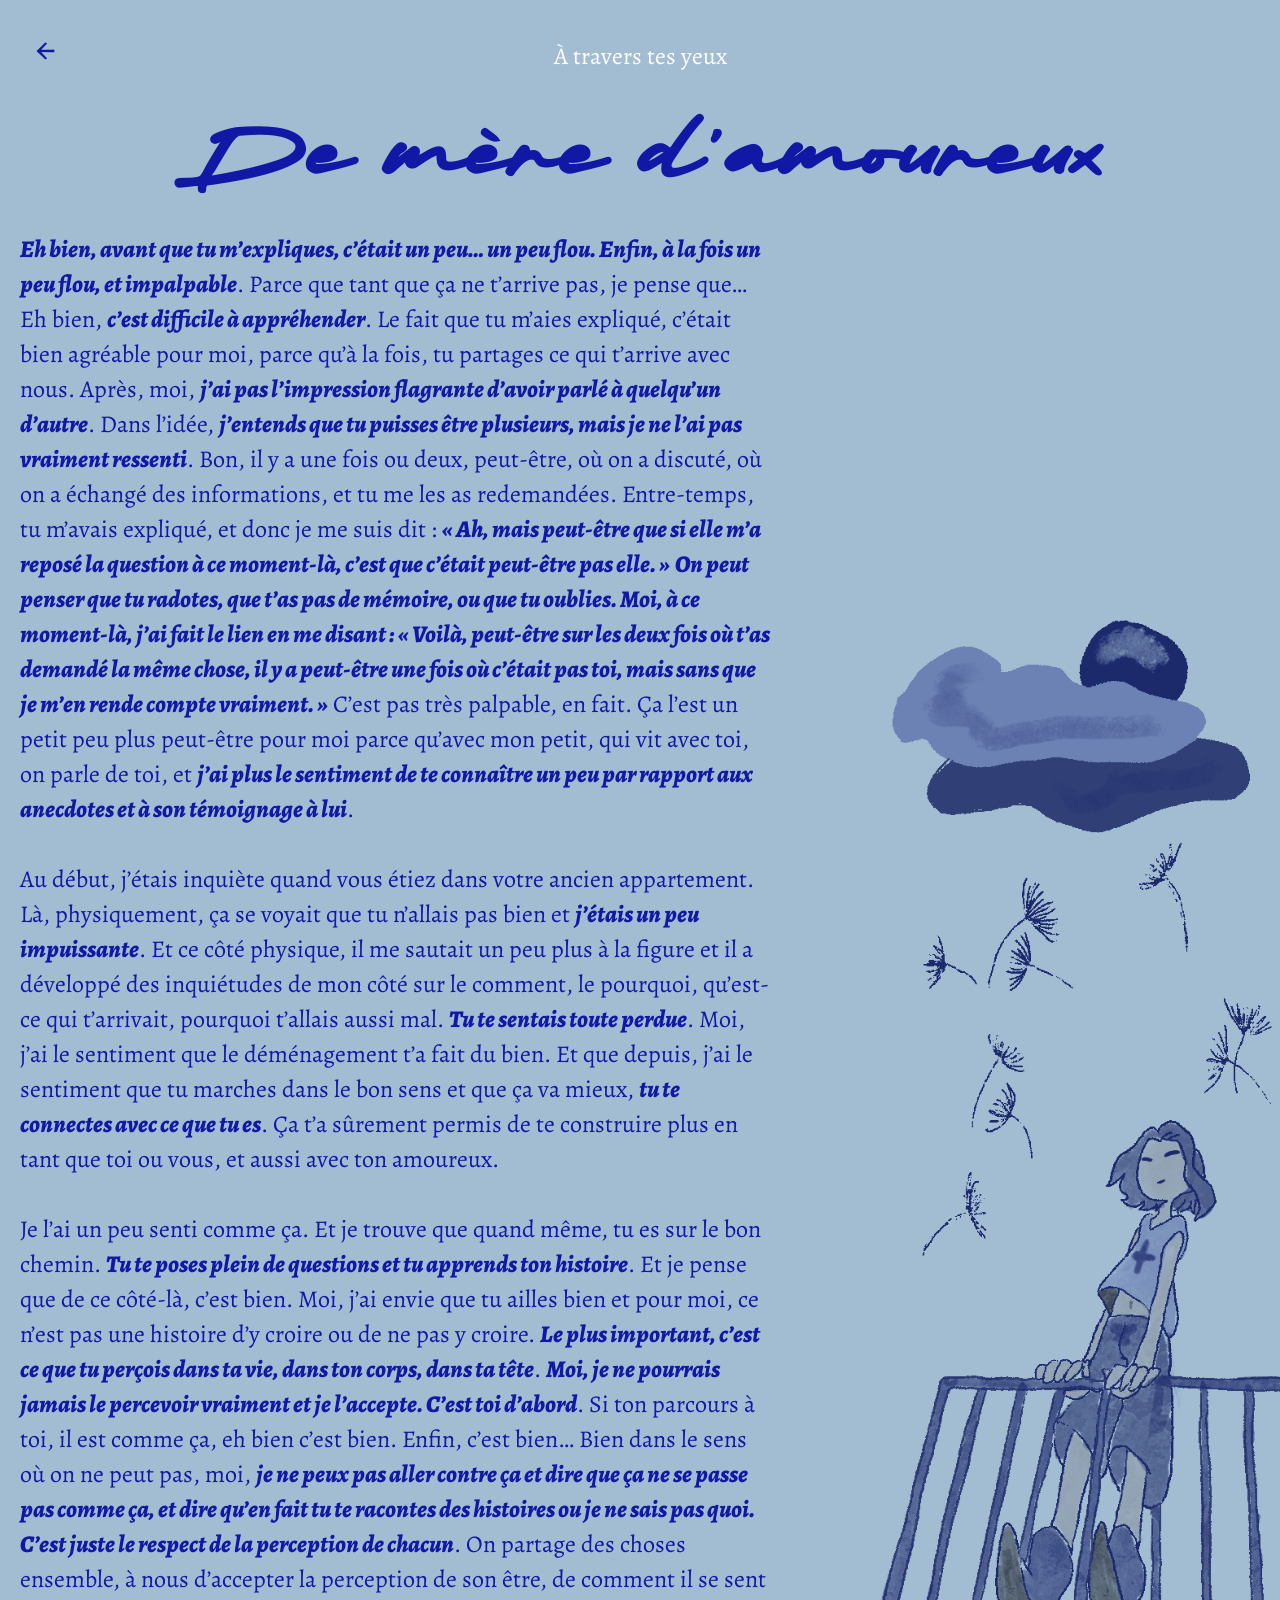
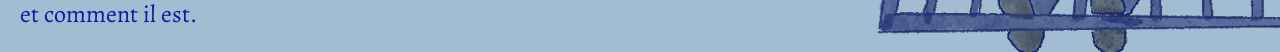
<file: a travers tes yeux/page7.html>
<!DOCTYPE html>
<html lang="fr">
<head>
    <meta charset="UTF-8">
    <meta name="viewport" content="width=device-width, initial-scale=1.0">
    <title>À travers tes yeux</title>
    <link rel="stylesheet" href="css/common.css">
    <link rel="stylesheet" href="css/page.css">
</head>

<body>

    <header>
        <button class=""><a href="page6.html">←</a></button>
        <h1 class="title"><a href="index.html">À travers tes yeux</a></h1>
        <button class="novisible"><a href="page7.html">→</a></button>

    </header>
    <h2 class="subtitle">De mère d’amoureux</h2>
    <main>
        <div class="content-container">
        <div class="text-container">
            <p> <span class="bold-italic">Eh bien, avant que tu m’expliques, c’était un peu… 
                un peu flou. Enfin, à la fois un peu flou, et impalpable</span>.
                Parce que tant que ça ne t’arrive pas, je pense que… Eh bien, <span class="bold-italic">c’est difficile à appréhender</span>.
                Le fait que tu m’aies expliqué, c’était bien agréable pour moi, parce qu’à la fois, 
                tu partages ce qui t’arrive avec nous. Après, moi, <span class="bold-italic">j’ai pas l’impression flagrante d’avoir parlé à quelqu’un d’autre</span>. 
                Dans l’idée, <span class="bold-italic">j’entends que tu puisses être plusieurs, mais je ne l’ai pas vraiment ressenti</span>.
                Bon, il y a une fois ou deux, peut-être, où on a discuté, où on a échangé des informations, et tu me les as redemandées. Entre-temps, 
                tu m’avais expliqué, et donc je me suis dit : <span class="bold-italic">« Ah, mais peut-être que si 
                elle m’a reposé la question à ce moment-là, c’est que c’était peut-être pas elle. »</span>
                <span class="bold-italic">On peut penser que tu radotes, que t’as pas de mémoire, ou que tu oublies. 
                Moi, à ce moment-là, j’ai fait le lien en me disant : « Voilà, peut-être sur les deux fois où t’as demandé la même chose, 
                il y a peut-être une fois où c’était pas toi, mais sans que je m’en rende compte vraiment. »</span> C’est pas très palpable, en fait. 
                Ça l’est un petit peu plus peut-être pour moi parce qu’avec mon petit, qui vit avec toi, on parle de toi, 
                et <span class="bold-italic">j’ai plus le sentiment de te connaître un peu par rapport aux anecdotes et à son témoignage à lui</span>.</p>
                
                <p> Au début, j’étais inquiète quand vous étiez dans votre ancien appartement. 
                Là, physiquement, ça se voyait que tu n’allais pas bien et <span class="bold-italic">j’étais un peu impuissante</span>. Et ce côté physique, 
                il me sautait un peu plus à la figure et il a développé des inquiétudes de mon côté sur le comment, le pourquoi, 
                qu’est-ce qui t’arrivait, pourquoi t’allais aussi mal. <span class="bold-italic">Tu te sentais toute perdue</span>.
                Moi, j’ai le sentiment que le déménagement t’a fait du bien. Et que depuis, j’ai le sentiment que tu marches 
                dans le bon sens et que ça va mieux, <span class="bold-italic">tu te connectes avec ce que tu es</span>.
                Ça t’a sûrement permis de te construire plus en tant que toi ou vous, et aussi avec ton amoureux. </p>
                
                <p>Je l’ai un peu senti comme ça. Et je trouve que quand même, tu es sur le bon chemin. 
                <span class="bold-italic">Tu te poses plein de questions et tu apprends ton histoire</span>. Et je pense que de ce côté-là, c’est bien. 
                Moi, j’ai envie que tu ailles bien et pour moi, ce n’est pas une histoire d’y croire ou de ne pas y croire. 
                <span class="bold-italic">Le plus important, c’est ce que tu perçois dans ta vie, dans ton corps, dans ta tête</span>. 
                <span class="bold-italic">Moi, je ne pourrais jamais le percevoir vraiment et je l’accepte. C’est toi d’abord</span>. 
                Si ton parcours à toi, il est comme ça, eh bien c’est bien. Enfin, c’est bien… 
                Bien dans le sens où on ne peut pas, moi, <span class="bold-italic">je ne peux pas aller contre ça et dire que ça ne se passe pas comme ça, 
                et dire qu’en fait tu te racontes des histoires ou je ne sais pas quoi. C’est juste le respect de la perception de chacun</span>.
                On partage des choses ensemble, à nous d’accepter la perception de son être, de comment il se sent et comment il est.</p>
                
</div>
<div class="image-container vbottom hright">
    <img src="src/img/image7.png" alt="imageamie">
</div>
</div>
    </main>

</body>
</html>
</file>
<file: a travers tes yeux/css/common.css>
@font-face {
    font-family: 'Alegreya';
    src: url('../src/fonts/Alegreya-Regular.ttf') format('truetype');
    font-weight: normal;
    font-style: normal;
}
@font-face {
    font-family: 'Alegreya';
    src: url('../src/fonts/Alegreya-Italic.ttf') format('truetype');
    font-weight: normal;
    font-style: italic;
}

@font-face {
    font-family: 'Mayonice';
    src: url('../src/fonts/Mayonice.ttf') format('truetype');
    font-weight: normal;
    font-style: normal;
}

:root{
    --clr-background: #a2bdd1;
    --clr-text: #1118a6;
}

*{
    margin: 0;
    padding: 0;
    box-sizing: border-box;
}

html,
body{
    font-family: "Alegreya", serif;
    color: var(--clr-text);
    background-color: var(--clr-background);
}

/* MENU */
header{
    padding: 20px;
    display: flex;
    align-items: center;
    align-content: center;
    justify-content: space-between;
}

header button {
    display: block;
    border: none;
    background: #a2bdd1; 
    font-size: 40px;
    width: 50px; /* Largeur du cercle */
    height: 35px; /* Hauteur du cercle */
    border-radius: 20%; /* Cercle */
    display: flex;
    align-items: center;
    justify-content: center;
    cursor: pointer;
    position: relative; /* Assurez-vous qu'ils sont bien positionnés */
    z-index: 10; /* Plus haut que les autres éléments */
}


header button a {
    font-family: "Alegreya", serif;
    color: var(--clr-text);
    text-decoration: none;
    position: relative;
    z-index: 11; /* S'assurer de la visibilité */
}

header button.novisible{
    opacity: 0;
    visibility: hidden;
}


header h1{
    font-size: 24px;
    margin-top: 20px;
    font-weight: normal;
}
header h1 a {
    color: #fff;
    text-decoration: none;
}
</file>
<file: a travers tes yeux/css/index.css>
main {
    text-align: center;
}

.word-list {
    list-style: none;
    padding: 0;
    margin-top: 30px;
}

.word-list li {
    font-family: 'Mayonice', sans-serif;
    font-size: 100px;
    cursor: pointer;
    margin: 10px 0;
    transition: color 0.3s;
}

.word-list a {
    color: inherit;
    text-decoration: none;
}

.word-list a:hover {
    color: #fff;
}

@media  screen and (max-width: 700px) {
    .word-list li {
        font-size: 12vw;
    }
}
</file>
<file: a travers tes yeux/css/page.css>
@font-face {
    font-family: 'Alegreya';
    src: url('../src/fonts/Alegreya-Regular.ttf') format('truetype');
    font-weight: 400;
    font-style: normal;
}

@font-face {
    font-family: 'Alegreya';
    src: url('../src/fonts/Alegreya-ExtraBoldItalic.ttf') format('truetype');
    font-weight: 800;
    font-style: italic;
}

@font-face {
    font-family: 'Mayonice';
    src: url('../src/fonts/Mayonice.ttf') format('truetype');
    font-weight: 400;
    font-style: normal;
}

* {
    margin: 0;
    padding: 0;
    box-sizing: border-box;
}

body {
    font-family: 'Alegreya', serif;
    font-size: 1.5em;
    width: 100%;
    overflow-x: hidden;
}

main{
    width: 100%;
}
.content-container{
    width: 100%;
    padding: 20px;
    display: grid;
    grid-template-columns: 2fr 1fr;
    gap: 20px;
}
.text-container{
    max-width: 750px;
}

p {
    margin-bottom: 35px;
    line-height: 35px;
}
p:last-child{
    margin-bottom: 0;
}

.bold-italic {
    font-family: 'Alegreya', serif;
    font-weight: 800;
    font-style: italic;
    color: #1118a6;
}

.subtitle {
    font-family: 'Mayonice', sans-serif;
    font-size: 4em;
    color: #1118a6;
    text-align: center;
    margin-top: 10px;
}

.image-container{
    display: flex;
    flex-direction: column;
    align-items: center;
}

.image-container img{
    display: block;
    width: 100%;
    max-width: 800px;
    aspect-ratio: 1/3;

    object-fit: contain;

    mix-blend-mode: multiply;
}
.image-container img.square{
    aspect-ratio: 1/1;
}

.image-container.vcenter{
    justify-content: center;
}
.image-container.vbottom{
    justify-content: flex-end;
}
.image-container.vbottom img{
    transform: translateY(20px);
}   
.image-container.hright img{
    transform: translateX(20px);
}
.image-container.vbottom.hright img{
    transform: translateX(20px) translateY(20px);
}



@media  screen and (max-width: 700px) {
    body{
        background-color: #a2bdd1;
    }

    .content-container{
        grid-template-columns: 1fr;
    }
    .text-container{
        font-size: 4Vw;
    }
    .subtitle {
        font-size: 12Vw;
    }

}
</file>
